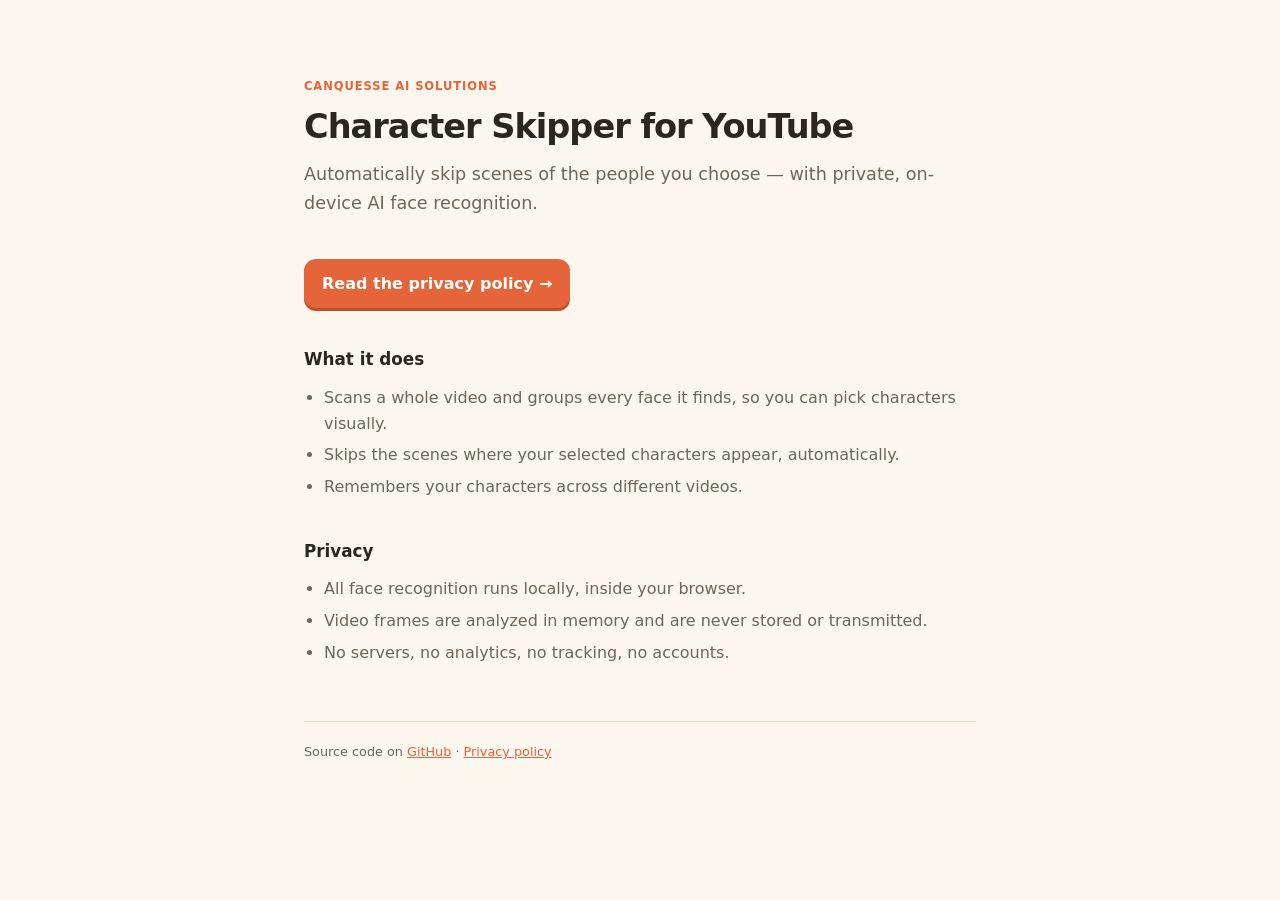
<file: docs/index.html>
<!DOCTYPE html>
<html lang="en">
<head>
<meta charset="UTF-8" />
<meta name="viewport" content="width=device-width, initial-scale=1.0" />
<title>Character Skipper for YouTube</title>
<style>
  :root{ --bg:#FBF6EE; --ink:#2C2620; --ink2:#6F6559; --accent:#E5643A; --line:#E7DDCC; }
  *{box-sizing:border-box;margin:0;padding:0}
  body{ background:var(--bg); color:var(--ink);
        font:16px/1.6 'Hanken Grotesk',system-ui,-apple-system,sans-serif;
        max-width:720px; margin:0 auto; padding:72px 24px 96px; }
  .badge{ display:inline-block; font-size:.72rem; font-weight:700; letter-spacing:.08em;
          text-transform:uppercase; color:var(--accent); margin-bottom:14px; }
  h1{ font-size:2.1rem; letter-spacing:-.03em; line-height:1.1; margin-bottom:14px; }
  .lede{ font-size:1.1rem; color:var(--ink2); margin-bottom:34px; }
  h2{ font-size:1.05rem; margin:38px 0 12px; }
  ul{ padding-left:20px; color:var(--ink2); }
  li{ margin:6px 0; }
  a{ color:var(--accent); }
  .cta{ display:inline-block; margin-top:8px; padding:12px 18px; border-radius:12px;
        background:var(--accent); color:#fff; font-weight:700; text-decoration:none;
        box-shadow:0 3px 0 #C24E28; }
  footer{ margin-top:56px; padding-top:20px; border-top:1px solid var(--line);
          font-size:.8rem; color:var(--ink2); }
</style>
</head>
<body>

<span class="badge">Canquesse AI Solutions</span>
<h1>Character Skipper for YouTube</h1>
<p class="lede">Automatically skip scenes of the people you choose — with private,
on-device AI face recognition.</p>

<a class="cta" href="privacy.html">Read the privacy policy →</a>

<h2>What it does</h2>
<ul>
  <li>Scans a whole video and groups every face it finds, so you can pick characters visually.</li>
  <li>Skips the scenes where your selected characters appear, automatically.</li>
  <li>Remembers your characters across different videos.</li>
</ul>

<h2>Privacy</h2>
<ul>
  <li>All face recognition runs locally, inside your browser.</li>
  <li>Video frames are analyzed in memory and are never stored or transmitted.</li>
  <li>No servers, no analytics, no tracking, no accounts.</li>
</ul>

<footer>
  Source code on <a href="https://github.com/canquesse/character-skipper">GitHub</a> ·
  <a href="privacy.html">Privacy policy</a>
</footer>

</body>
</html>
</file>
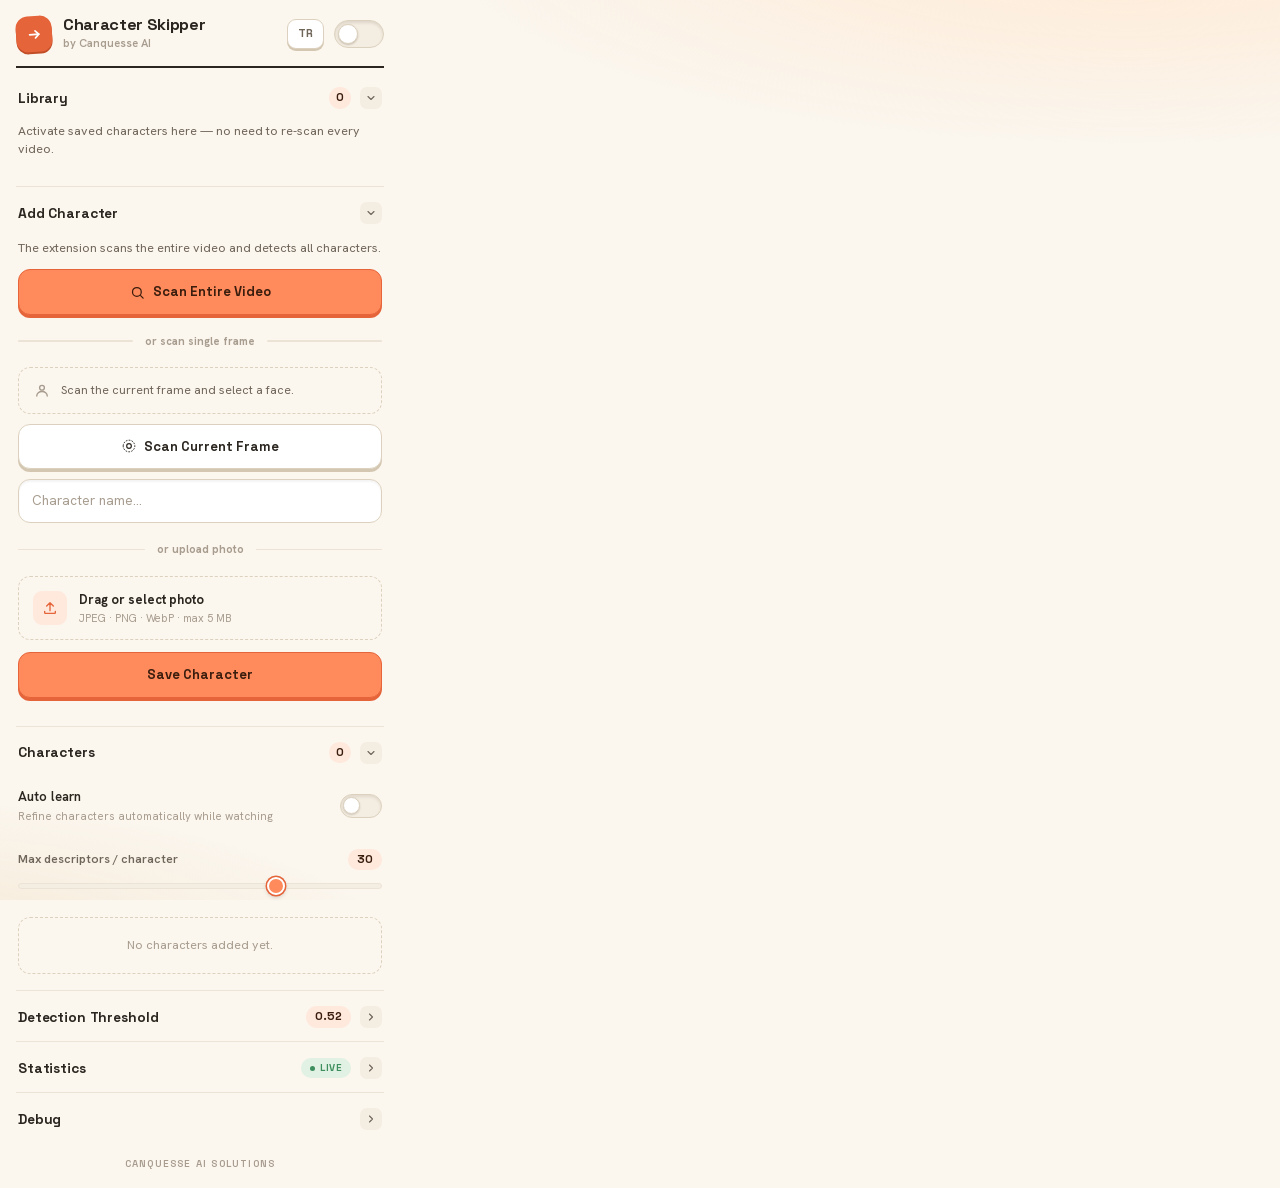
<file: popup.html>
<!DOCTYPE html>
<html lang="en">
<head>
  <meta charset="UTF-8" />
  <meta name="viewport" content="width=device-width, initial-scale=1.0" />
  <title>Character Skipper</title>
  <link rel="stylesheet" href="popup.css" />
</head>
<body>
<div class="app">

  <!-- ── ENGINE LOADING BAR ──────────────────────────────────────────────── -->
  <div id="engineLoadBar" class="engine-load-bar" style="display:none;">
    <div class="engine-load-progress-wrap">
      <div class="engine-load-progress-fill" id="engineLoadFill"></div>
    </div>
    <span class="engine-load-label" id="engineLoadLabel" data-i18n="engineLoading">Loading face recognition engine…</span>
  </div>

  <!-- ── HEADER ─────────────────────────────────────────────────────────── -->
  <header class="header">
    <div class="brand">
      <div class="brand-icon" aria-hidden="true">
        <svg width="17" height="17" viewBox="0 0 24 24" fill="none">
          <path d="M5 12h13" stroke="currentColor" stroke-width="2.4" stroke-linecap="round"/>
          <path d="M13 7l5 5-5 5" stroke="currentColor" stroke-width="2.4" stroke-linecap="round" stroke-linejoin="round"/>
        </svg>
      </div>
      <div class="brand-copy">
        <h1 class="brand-title">Character Skipper</h1>
        <p class="brand-sub" data-i18n="brandSub">by Canquesse AI</p>
      </div>
    </div>
    <div class="header-right">
      <button id="langToggleBtn" class="lang-btn" type="button">TR</button>
      <label class="power" aria-label="Enable extension">
        <input type="checkbox" id="extensionToggle" />
        <span class="power-track"><span class="power-knob"></span></span>
      </label>
    </div>
  </header>

  <!-- ── LIBRARY ────────────────────────────────────────────────────────── -->
  <section class="panel">
    <button id="libraryCollapseButton" class="panel-toggle" type="button" aria-expanded="true">
      <span class="panel-title" data-i18n="library">Library</span>
      <div class="panel-toggle-right">
        <span id="libraryCount" class="count-chip" aria-label="library count">0</span>
        <span id="libraryCollapseIcon" class="chevron" aria-hidden="true">
          <svg width="12" height="12" viewBox="0 0 24 24" fill="none"><path d="M6 9l6 6 6-6" stroke="currentColor" stroke-width="2.2" stroke-linecap="round" stroke-linejoin="round"/></svg>
        </span>
      </div>
    </button>
    <div id="libraryBody" class="panel-body">
      <p class="hint" data-i18n="libraryHint">
        Activate saved characters here — no need to re-scan every video.
      </p>
      <div id="libraryGrid" class="lib-grid" role="list" aria-label="Saved characters"></div>
    </div>
  </section>

  <!-- ── ADD CHARACTER ──────────────────────────────────────────────────── -->
  <section class="panel">
    <button id="addCharToggle" class="panel-toggle" type="button" aria-expanded="true">
      <span class="panel-title" data-i18n="addCharacter">Add Character</span>
      <div class="panel-toggle-right">
        <span class="chevron" aria-hidden="true">
          <svg width="12" height="12" viewBox="0 0 24 24" fill="none"><path d="M6 9l6 6 6-6" stroke="currentColor" stroke-width="2.2" stroke-linecap="round" stroke-linejoin="round"/></svg>
        </span>
      </div>
    </button>
    <div id="addCharBody" class="panel-body">

      <!-- Auto scan (primary) -->
      <div class="auto-scan-panel" id="autoScanPanel">

        <div id="autoScanIdle">
          <p class="hint" data-i18n="autoScanHint">
            The extension scans the entire video and detects all characters.
          </p>
          <button id="autoScanButton" class="btn btn-primary btn-block" type="button">
            <svg width="15" height="15" viewBox="0 0 24 24" fill="none" aria-hidden="true">
              <circle cx="11" cy="11" r="7" stroke="currentColor" stroke-width="2"/>
              <path d="M21 21l-4-4" stroke="currentColor" stroke-width="2" stroke-linecap="round"/>
            </svg>
            <span data-i18n="scanAll">Scan Entire Video</span>
          </button>
        </div>

        <div id="autoScanProgress" style="display:none;">
          <div class="scan-progress-row">
            <span class="btn-spinner" aria-hidden="true"></span>
            <span id="autoScanProgressText">Scanning…</span>
          </div>
          <div class="scan-progress-bar-wrap">
            <div class="scan-progress-bar" id="autoScanProgressBar" style="width:0%"></div>
          </div>
          <p class="hint hint--sm" data-i18n="scanProgressHint">Scan in progress — video will return to original position when done.</p>
        </div>

        <div id="autoScanResults" style="display:none;">
          <div class="auto-scan-header">
            <span id="autoScanResultCount" class="scan-count-badge">0</span>
            <span class="auto-scan-header-text" data-i18n="detectedSuffix"> detected — click one to skip</span>
            <button id="autoScanRetry" class="scan-clear-btn" type="button" title="Rescan" aria-label="Rescan">
              <svg width="14" height="14" viewBox="0 0 24 24" fill="none"><path d="M3 12a9 9 0 1 0 3-6.7L3 8" stroke="currentColor" stroke-width="2" stroke-linecap="round" stroke-linejoin="round"/><path d="M3 4v4h4" stroke="currentColor" stroke-width="2" stroke-linecap="round" stroke-linejoin="round"/></svg>
            </button>
          </div>
          <div id="autoScanGrid" class="scan-faces" role="list" aria-label="Detected characters"></div>
          <div id="autoScanSaveRow" class="save-row" style="display:none;">
            <select id="autoScanTargetSelect" class="text-field" aria-label="Save target"></select>
            <input
              id="autoScanNameInput"
              type="text"
              class="text-field"
              placeholder="Selected character's name…"
              data-i18n-placeholder="selectedCharName"
              maxlength="50"
              autocomplete="off"
            />
            <div id="autoScanMergeHint" class="merge-hint" style="display:none"></div>
            <button id="autoScanSaveButton" class="btn btn-primary btn-block" type="button" data-i18n="save">Save</button>
            <div id="autoScanSaveStatus" class="status-msg" aria-live="polite"></div>
          </div>
        </div>
      </div>

      <div class="or-divider">
        <span class="or-line"></span>
        <span class="or-text" data-i18n="orSingleFrame">or scan single frame</span>
        <span class="or-line"></span>
      </div>

      <!-- Single-frame scan (secondary) -->
      <div class="scan-panel" id="scanPanel">
        <div class="scan-faces" id="scanFaces" style="display:none"
             role="list" aria-label="Detected faces"></div>

        <div class="scan-empty" id="scanEmpty">
          <div class="scan-empty-icon" id="scanEmptyIcon" aria-hidden="true">
            <svg width="18" height="18" viewBox="0 0 24 24" fill="none"><circle cx="12" cy="9" r="3.2" stroke="currentColor" stroke-width="1.8"/><path d="M5 20c0-3.3 3.1-6 7-6s7 2.7 7 6" stroke="currentColor" stroke-width="1.8" stroke-linecap="round"/></svg>
          </div>
          <div class="scan-empty-text" id="scanEmptyText" data-i18n="scanCurrentFrameHint">
            Scan the current frame and select a face.
          </div>
        </div>

        <div class="scan-controls">
          <button id="scanVideoButton" class="btn btn-soft" type="button">
            <svg width="14" height="14" viewBox="0 0 24 24" fill="none" aria-hidden="true">
              <circle cx="12" cy="12" r="4" stroke="currentColor" stroke-width="2"/>
              <path d="M2 12C2 6.48 6.48 2 12 2s10 4.48 10 10-4.48 10-10 10S2 17.52 2 12z"
                stroke="currentColor" stroke-width="1.5" stroke-dasharray="3 2"/>
            </svg>
            <span id="scanBtnLabel" data-i18n="scanCurrentFrame">Scan Current Frame</span>
          </button>
          <div class="scan-count-row" id="scanCountRow" style="display:none">
            <span class="scan-count-badge" id="scanCountBadge">0</span>
            <span class="scan-count-label" data-i18n="selected">selected</span>
            <button id="clearScanButton" class="scan-clear-btn"
                    type="button" data-i18n="clearSelection" data-i18n-attr="aria-label" aria-label="Clear selection">✕</button>
          </div>
        </div>

        <input
          id="characterNameInput"
          type="text"
          class="text-field"
          placeholder="Character name…"
          data-i18n-placeholder="characterName"
          maxlength="50"
          autocomplete="off"
        />
      </div>

      <div class="or-divider">
        <span class="or-line"></span>
        <span class="or-text" data-i18n="orUploadPhoto">or upload photo</span>
        <span class="or-line"></span>
      </div>

      <!-- Upload photos (tertiary) -->
      <label class="drop-zone" for="characterImagesInput">
        <input
          id="characterImagesInput"
          type="file"
          accept="image/jpeg,image/png,image/webp"
          multiple
          class="drop-input"
        />
        <div class="drop-icon" aria-hidden="true">
          <svg width="16" height="16" viewBox="0 0 24 24" fill="none"><path d="M12 16V4m0 0L7 9m5-5l5 5" stroke="currentColor" stroke-width="2" stroke-linecap="round" stroke-linejoin="round"/><path d="M4 17v2a1 1 0 0 0 1 1h14a1 1 0 0 0 1-1v-2" stroke="currentColor" stroke-width="2" stroke-linecap="round"/></svg>
        </div>
        <div class="drop-body">
          <div class="drop-text" data-i18n="dragOrSelect">Drag or select photo</div>
          <div class="drop-hint" data-i18n="maxFileSize">JPEG · PNG · WebP · max 5 MB</div>
        </div>
      </label>

      <button id="addCharacterButton" class="btn btn-primary btn-block" type="button" data-i18n="saveCharacter">
        Save Character
      </button>

      <div id="addCharacterStatus" class="status-msg" aria-live="polite"></div>
    </div>
  </section>

  <!-- ── CHARACTERS (fine control) ──────────────────────────────────────── -->
  <section class="panel">
    <button id="charactersCollapseButton" class="panel-toggle" type="button" aria-expanded="true">
      <span class="panel-title" data-i18n="characters">Characters</span>
      <div class="panel-toggle-right">
        <span id="characterCount" class="count-chip" aria-label="character count">0</span>
        <span id="charactersCollapseIcon" class="chevron" aria-hidden="true">
          <svg width="12" height="12" viewBox="0 0 24 24" fill="none"><path d="M6 9l6 6 6-6" stroke="currentColor" stroke-width="2.2" stroke-linecap="round" stroke-linejoin="round"/></svg>
        </span>
      </div>
    </button>
    <div id="charactersSectionBody" class="panel-body">
      <label class="toggle-row" for="autoLearnToggle">
        <span class="toggle-copy">
          <span class="toggle-label" data-i18n="autoLearn">Auto learn</span>
          <span class="toggle-desc" data-i18n="autoLearnDesc">Refine characters automatically while watching</span>
        </span>
        <span class="toggle">
          <input type="checkbox" id="autoLearnToggle" />
          <span class="toggle-track"></span>
        </span>
      </label>

      <div class="sub-section">
        <div class="slider-head">
          <span class="slider-label" data-i18n="maxDescriptors">Max descriptors / character</span>
          <span id="maxDescriptorsValue" class="value-chip" aria-live="polite">30</span>
        </div>
        <input
          id="maxDescriptorsInput"
          type="range"
          class="slider"
          min="4"
          max="40"
          step="1"
          value="30"
          aria-label="Max descriptors per character"
        />
      </div>

      <div id="characterList" class="char-list" role="list">
        <div class="empty-msg" data-i18n="noCharacters">No characters added yet.</div>
      </div>
    </div>
  </section>

  <!-- ── DETECTION THRESHOLD ────────────────────────────────────────────── -->
  <section class="panel">
    <button id="thresholdToggle" class="panel-toggle" type="button" aria-expanded="false">
      <span class="panel-title" data-i18n="detectionThreshold">Detection Threshold</span>
      <div class="panel-toggle-right">
        <span id="thresholdValue" class="value-chip" aria-live="polite">0.52</span>
        <span class="chevron" aria-hidden="true">
          <svg width="12" height="12" viewBox="0 0 24 24" fill="none"><path d="M6 9l6 6 6-6" stroke="currentColor" stroke-width="2.2" stroke-linecap="round" stroke-linejoin="round"/></svg>
        </span>
      </div>
    </button>
    <div id="thresholdBody" class="panel-body" style="display:none;">
      <input
        id="thresholdInput"
        type="range"
        class="slider"
        min="0.20"
        max="0.80"
        step="0.01"
        value="0.52"
        aria-label="Detection threshold"
      />
      <p class="hint" data-i18n="thresholdHint">Lower = more aggressive match · Higher = stricter match</p>
    </div>
  </section>

  <!-- ── STATISTICS ─────────────────────────────────────────────────────── -->
  <section class="panel">
    <button id="statsToggle" class="panel-toggle" type="button" aria-expanded="false">
      <span class="panel-title" data-i18n="stats">Statistics</span>
      <div class="panel-toggle-right">
        <span class="live-badge">Live</span>
        <span class="chevron" aria-hidden="true">
          <svg width="12" height="12" viewBox="0 0 24 24" fill="none"><path d="M6 9l6 6 6-6" stroke="currentColor" stroke-width="2.2" stroke-linecap="round" stroke-linejoin="round"/></svg>
        </span>
      </div>
    </button>
    <div id="statsBody" class="panel-body" style="display:none;">
      <div class="stat-grid">
        <div class="stat-cell">
          <div class="stat-num" id="statsTotalDetections">0</div>
          <div class="stat-lbl" data-i18n="detections">Detections</div>
        </div>
        <div class="stat-cell">
          <div class="stat-num" id="statsTotalSkips">0</div>
          <div class="stat-lbl" data-i18n="skips">Skips</div>
        </div>
        <div class="stat-cell">
          <div class="stat-num" id="statsTotalSkippedSeconds">0s</div>
          <div class="stat-lbl" data-i18n="timeSaved">Time saved</div>
        </div>
        <div class="stat-cell">
          <div class="stat-num" id="statsLastScore">—</div>
          <div class="stat-lbl" data-i18n="score">Score</div>
        </div>
      </div>

      <div class="detail-row">
        <span class="detail-key" data-i18n="lastDetected">Last detected</span>
        <span id="statsLastDetected" class="detail-val">—</span>
      </div>
      <div class="detail-row">
        <span class="detail-key" data-i18n="detectionTime">Detection time</span>
        <span id="statsLastDetectionAt" class="detail-val">—</span>
      </div>

      <button id="resetStatsButton" class="btn btn-danger-ghost btn-block" type="button" data-i18n="reset">
        Reset
      </button>
    </div>
  </section>

  <!-- ── DEBUG ──────────────────────────────────────────────────────────── -->
  <section class="panel">
    <button id="debugToggle" class="panel-toggle" type="button" aria-expanded="false">
      <span class="panel-title">Debug</span>
      <div class="panel-toggle-right">
        <span class="chevron" aria-hidden="true">
          <svg width="12" height="12" viewBox="0 0 24 24" fill="none"><path d="M6 9l6 6 6-6" stroke="currentColor" stroke-width="2.2" stroke-linecap="round" stroke-linejoin="round"/></svg>
        </span>
      </div>
    </button>
    <div id="debugBody" class="panel-body" style="display:none;">
      <label class="toggle-row" for="debugOverlayToggle">
        <span class="toggle-copy"><span class="toggle-label">Debug overlay</span></span>
        <span class="toggle">
          <input type="checkbox" id="debugOverlayToggle" />
          <span class="toggle-track"></span>
        </span>
      </label>

      <label class="toggle-row" for="debugBoxesToggle">
        <span class="toggle-copy"><span class="toggle-label">Debug boxes</span></span>
        <span class="toggle">
          <input type="checkbox" id="debugBoxesToggle" />
          <span class="toggle-track"></span>
        </span>
      </label>

      <button id="refreshDebugButton" class="btn btn-soft btn-block" type="button" data-i18n="debugRefresh">
        Refresh Debug
      </button>

      <div class="debug-panel" role="status" aria-label="Runtime debug info">
        <div class="debug-row"><span>Mode</span><span id="runtimeMode">—</span></div>
        <div class="debug-row"><span>Detected</span><span id="runtimeDetected">—</span></div>
        <div class="debug-row"><span>Score</span><span id="runtimeScore">—</span></div>
        <div class="debug-row"><span>Faces</span><span id="runtimeFaces">0</span></div>
        <div class="debug-row"><span>Detect ms</span><span id="runtimeDetectMs">0</span></div>
        <div class="debug-row"><span>Video time</span><span id="runtimeVideoTime">0.00s</span></div>
      </div>
    </div>
  </section>

  <footer class="colophon">
    <span class="colophon-text">Canquesse AI Solutions</span>
  </footer>

  <!-- ── SCAN GALLERY OVERLAY ──────────────────────────────────────────── -->
  <div id="scanGalleryOverlay" class="scan-gallery-overlay" style="display:none;"
       role="dialog" aria-modal="true" data-i18n="characterPhotos" data-i18n-attr="aria-label" aria-label="Character photos">
    <div class="scan-gallery-header">
      <span id="scanGalleryTitle" class="scan-gallery-title"></span>
      <button id="scanGalleryClose" class="scan-gallery-close" type="button" data-i18n="close" data-i18n-attr="aria-label" aria-label="Close">✕</button>
    </div>
    <div id="scanGalleryGrid" class="scan-gallery-grid" role="list"></div>
    <div class="scan-gallery-footer">
      <button id="scanGalleryToggleSelect" class="btn btn-primary btn-block" type="button" data-i18n="select">Select</button>
    </div>
  </div>

</div>

<div id="toast-container" class="toast-container" aria-live="polite" aria-atomic="false"></div>

<script src="storage.js"></script>
<script src="popup.js"></script>
</body>
</html>
</file>
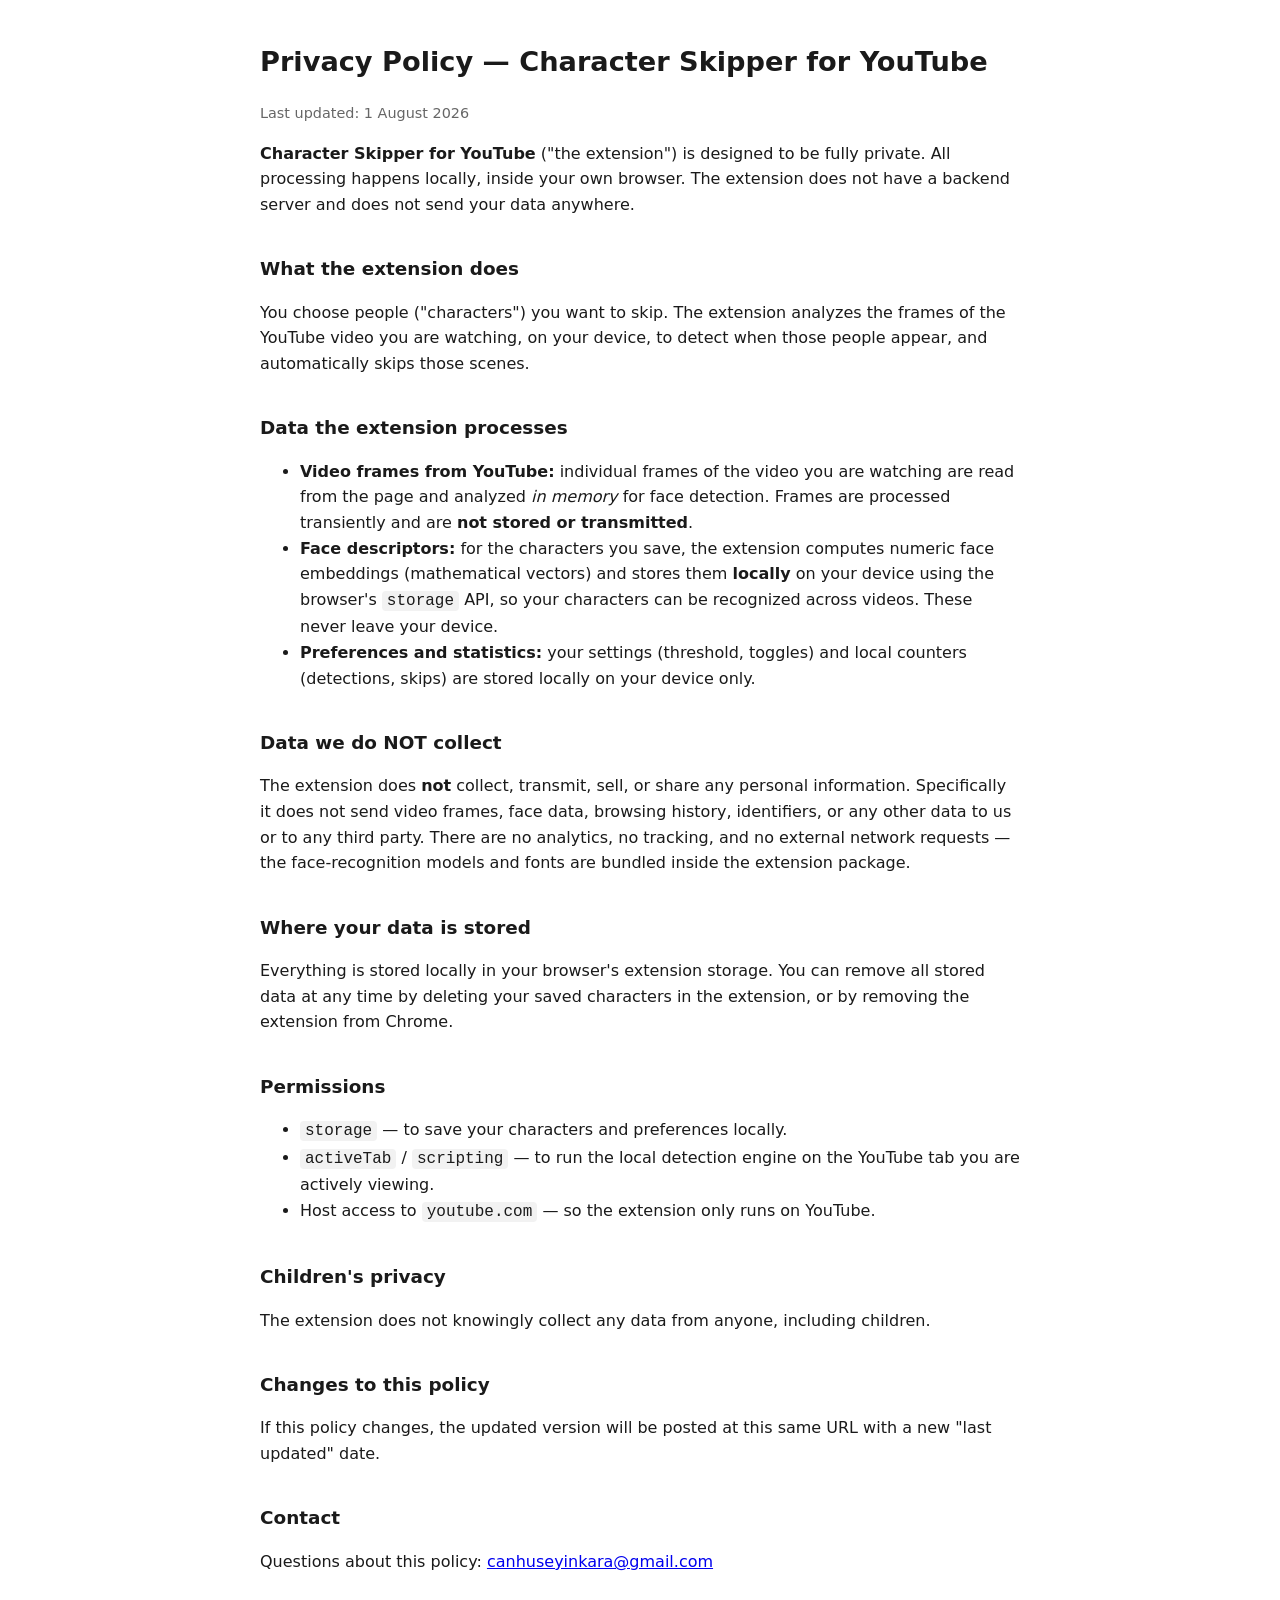
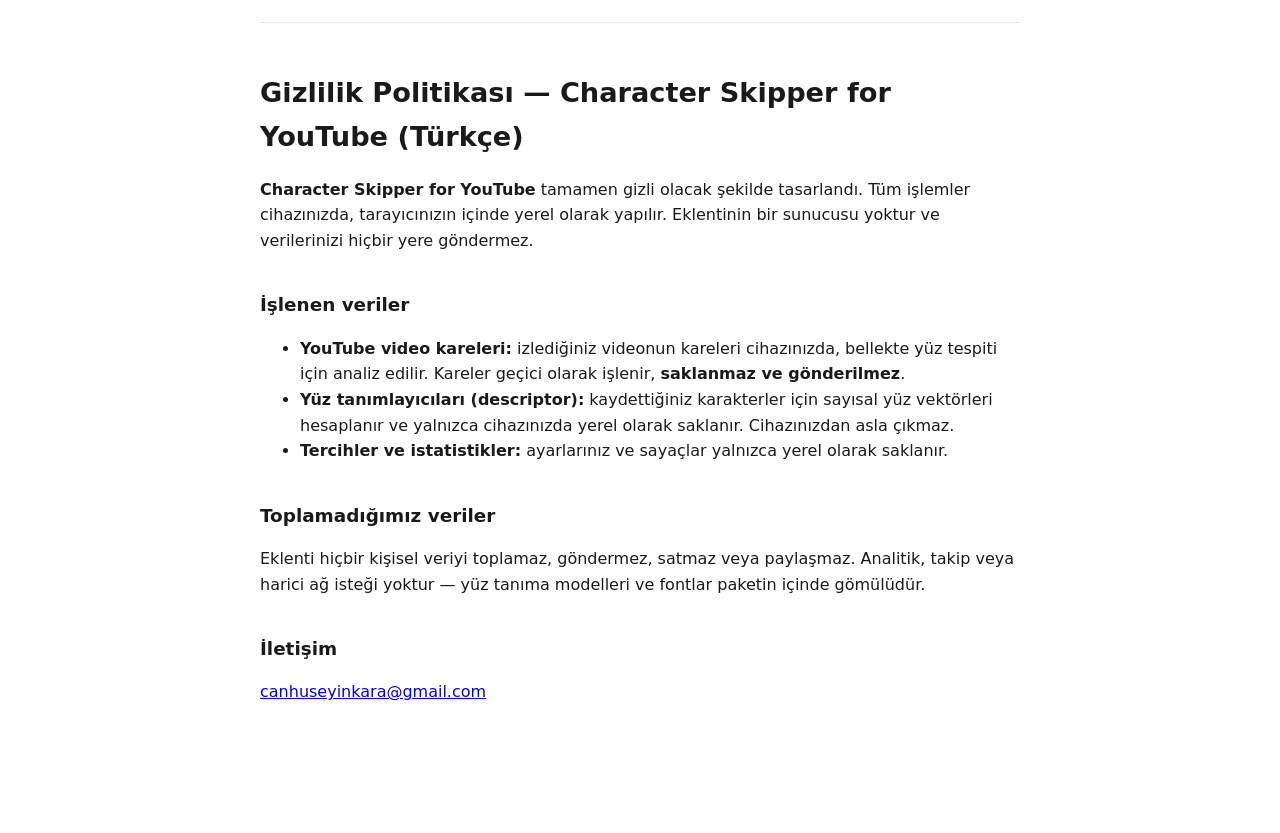
<file: docs/privacy.html>
<!DOCTYPE html>
<html lang="en">
<head>
<meta charset="UTF-8" />
<meta name="viewport" content="width=device-width, initial-scale=1.0" />
<title>Privacy Policy — Character Skipper for YouTube</title>
<style>
  body { max-width: 760px; margin: 40px auto; padding: 0 20px 80px;
         font: 16px/1.6 system-ui, -apple-system, sans-serif; color: #1a1a1a; }
  h1 { font-size: 1.7rem; } h2 { font-size: 1.15rem; margin-top: 2em; }
  code { background: #f2f2f2; padding: 1px 5px; border-radius: 4px; }
  .muted { color: #666; font-size: 0.9rem; }
  hr { border: none; border-top: 1px solid #e5e5e5; margin: 3em 0; }
</style>
</head>
<body>

<h1>Privacy Policy — Character Skipper for YouTube</h1>
<p class="muted">Last updated: 1 August 2026</p>

<p><strong>Character Skipper for YouTube</strong> ("the extension") is designed to be
fully private. All processing happens locally, inside your own browser. The extension
does not have a backend server and does not send your data anywhere.</p>

<h2>What the extension does</h2>
<p>You choose people ("characters") you want to skip. The extension analyzes the frames
of the YouTube video you are watching, on your device, to detect when those people
appear, and automatically skips those scenes.</p>

<h2>Data the extension processes</h2>
<ul>
  <li><strong>Video frames from YouTube:</strong> individual frames of the video you are
  watching are read from the page and analyzed <em>in memory</em> for face detection.
  Frames are processed transiently and are <strong>not stored or transmitted</strong>.</li>
  <li><strong>Face descriptors:</strong> for the characters you save, the extension
  computes numeric face embeddings (mathematical vectors) and stores them
  <strong>locally</strong> on your device using the browser's <code>storage</code> API,
  so your characters can be recognized across videos. These never leave your device.</li>
  <li><strong>Preferences and statistics:</strong> your settings (threshold, toggles) and
  local counters (detections, skips) are stored locally on your device only.</li>
</ul>

<h2>Data we do NOT collect</h2>
<p>The extension does <strong>not</strong> collect, transmit, sell, or share any personal
information. Specifically it does not send video frames, face data, browsing history,
identifiers, or any other data to us or to any third party. There are no analytics, no
tracking, and no external network requests — the face-recognition models and fonts are
bundled inside the extension package.</p>

<h2>Where your data is stored</h2>
<p>Everything is stored locally in your browser's extension storage. You can remove all
stored data at any time by deleting your saved characters in the extension, or by
removing the extension from Chrome.</p>

<h2>Permissions</h2>
<ul>
  <li><code>storage</code> — to save your characters and preferences locally.</li>
  <li><code>activeTab</code> / <code>scripting</code> — to run the local detection engine
  on the YouTube tab you are actively viewing.</li>
  <li>Host access to <code>youtube.com</code> — so the extension only runs on YouTube.</li>
</ul>

<h2>Children's privacy</h2>
<p>The extension does not knowingly collect any data from anyone, including children.</p>

<h2>Changes to this policy</h2>
<p>If this policy changes, the updated version will be posted at this same URL with a new
"last updated" date.</p>

<h2>Contact</h2>
<p>Questions about this policy: <a href="mailto:canhuseyinkara@gmail.com">canhuseyinkara@gmail.com</a></p>

<hr />

<h1>Gizlilik Politikası — Character Skipper for YouTube (Türkçe)</h1>
<p><strong>Character Skipper for YouTube</strong> tamamen gizli olacak şekilde tasarlandı.
Tüm işlemler cihazınızda, tarayıcınızın içinde yerel olarak yapılır. Eklentinin bir sunucusu
yoktur ve verilerinizi hiçbir yere göndermez.</p>

<h2>İşlenen veriler</h2>
<ul>
  <li><strong>YouTube video kareleri:</strong> izlediğiniz videonun kareleri cihazınızda,
  bellekte yüz tespiti için analiz edilir. Kareler geçici olarak işlenir,
  <strong>saklanmaz ve gönderilmez</strong>.</li>
  <li><strong>Yüz tanımlayıcıları (descriptor):</strong> kaydettiğiniz karakterler için
  sayısal yüz vektörleri hesaplanır ve yalnızca cihazınızda yerel olarak saklanır.
  Cihazınızdan asla çıkmaz.</li>
  <li><strong>Tercihler ve istatistikler:</strong> ayarlarınız ve sayaçlar yalnızca yerel
  olarak saklanır.</li>
</ul>

<h2>Toplamadığımız veriler</h2>
<p>Eklenti hiçbir kişisel veriyi toplamaz, göndermez, satmaz veya paylaşmaz. Analitik,
takip veya harici ağ isteği yoktur — yüz tanıma modelleri ve fontlar paketin içinde gömülüdür.</p>

<h2>İletişim</h2>
<p><a href="mailto:canhuseyinkara@gmail.com">canhuseyinkara@gmail.com</a></p>

</body>
</html>
</file>
<file: popup.css>
/* ============================================================================
   CHARACTER SKIPPER — a Canquesse AI Solutions product
   UI system: "SUNLIT STUDIO"
   Warm cream paper · espresso ink · one coral-tangerine accent · tactile,
   pressable controls with a bottom edge · Space Grotesk numerals.
   Bright, friendly and hand-crafted — the opposite of dark-AI-gradient soup.
   ========================================================================== */

/* Fonts are bundled locally (libs/fonts/) — nothing is fetched from Google's
   servers, so the "everything runs locally, nothing is transmitted" promise
   holds even for typography. See libs/fonts.css. */
@import url('libs/fonts.css');

/* ── Tokens ────────────────────────────────────────────────────────────── */
:root {
  /* warm paper ground */
  --bg:        #FBF6EE;
  --surface:   #FFFFFF;
  --surface-2: #F4EDE1;   /* warm fill / inputs */
  --surface-3: #EBE2D2;   /* pressed */

  /* espresso ink */
  --ink:       #2C2620;
  --ink-2:     #6F6559;
  --ink-3:     #A79C8E;

  /* hairlines & edges */
  --line:      #EBE3D5;
  --line-2:    #DCD1BE;
  --edge:      #D4C7B1;   /* the tactile bottom edge of controls */

  /* coral-tangerine accent (actions) */
  --accent:      #FF8A5C;
  --accent-deep: #E5643A;
  --accent-ink:  #3A1D0D;
  --accent-soft: #FFE8DC;

  /* semantic green (only for "active / on") */
  --on:       #3E8E5E;
  --on-soft:  #E1F1E4;

  --danger:      #D6503C;
  --danger-soft: #FBE3DE;

  --display: 'Space Grotesk', system-ui, sans-serif;
  --body:    'Hanken Grotesk', system-ui, sans-serif;

  --r:    16px;
  --r-sm: 12px;
  --r-xs: 9px;

  --ease: cubic-bezier(0.22, 1, 0.36, 1);
  --dur:  0.18s;

  --shadow: 0 6px 20px -10px rgba(64, 48, 32, 0.18);
  color-scheme: light;
}

/* ── Reset / ground ────────────────────────────────────────────────────── */
*, *::before, *::after { box-sizing: border-box; margin: 0; padding: 0; min-width: 0; }

body {
  width: 400px;
  background: var(--bg);
  color: var(--ink);
  font-family: var(--body);
  font-size: 13.5px;
  line-height: 1.5;
  -webkit-font-smoothing: antialiased;
  text-rendering: optimizeLegibility;
  position: relative;
  overflow-x: hidden;
}

/* two soft daylight washes — warm, airy, never a "glow" */
body::before {
  content: '';
  position: fixed; inset: 0;
  pointer-events: none; z-index: 0;
  background:
    radial-gradient(90% 40% at 88% -8%, #FFE9D3 0%, transparent 60%),
    radial-gradient(70% 32% at -10% 108%, #F4E7D2 0%, transparent 60%);
}

button { font: inherit; color: inherit; background: none; border: none; cursor: pointer; }
img, svg { display: block; }
input, select { font: inherit; }

::selection { background: var(--accent); color: #fff; }

::-webkit-scrollbar { width: 9px; }
::-webkit-scrollbar-track { background: transparent; }
::-webkit-scrollbar-thumb {
  background: var(--line-2);
  border: 2px solid var(--bg); background-clip: padding-box;
  border-radius: 999px;
}
::-webkit-scrollbar-thumb:hover { background: var(--ink-3); background-clip: padding-box; }

:focus-visible { outline: 2px solid var(--accent-deep); outline-offset: 2px; border-radius: 6px; }

.app { position: relative; z-index: 1; padding: 0 16px 12px; }

/* ── Engine load bar ───────────────────────────────────────────────────── */
.engine-load-bar { padding: 12px 0 2px; }
.engine-load-progress-wrap {
  height: 5px; background: var(--surface-2);
  border-radius: 999px; overflow: hidden; margin-bottom: 7px;
  border: 1px solid var(--line);
}
.engine-load-progress-fill {
  height: 100%; width: 34%;
  background: var(--accent);
  border-radius: 999px;
  animation: load-sweep 1.3s var(--ease) infinite;
}
@keyframes load-sweep {
  0%   { transform: translateX(-120%); }
  100% { transform: translateX(360%); }
}
.engine-load-label { font-size: 0.72rem; font-weight: 600; color: var(--ink-2); }

/* ── Header ────────────────────────────────────────────────────────────── */
.header {
  display: flex; align-items: center; justify-content: space-between;
  gap: 12px;
  padding: 16px 0 14px;
  border-bottom: 2px solid var(--ink);
  margin-bottom: 4px;
}
.brand { display: flex; align-items: center; gap: 11px; min-width: 0; }
.brand-icon {
  width: 36px; height: 36px; flex: 0 0 auto;
  display: grid; place-items: center;
  color: #fff;
  background: var(--accent-deep);
  border-radius: 12px;
  transform: rotate(-4deg);
  box-shadow: 0 2px 0 #C24E28;
}
.brand-copy { min-width: 0; }
.brand-title {
  font-family: var(--display);
  font-weight: 700; font-size: 1.02rem; line-height: 1.1;
  letter-spacing: -0.02em;
  white-space: nowrap;
}
.brand-sub {
  font-size: 0.7rem; font-weight: 600;
  color: var(--ink-3);
  margin-top: 1px;
  white-space: nowrap; overflow: hidden; text-overflow: ellipsis;
}

.header-right { display: inline-flex; align-items: center; gap: 10px; flex: 0 0 auto; }
.lang-btn {
  font-family: var(--display);
  font-size: 0.72rem; font-weight: 700; line-height: 1;
  color: var(--ink-2);
  padding: 8px 10px;
  background: var(--surface);
  border: 1.5px solid var(--line-2);
  border-radius: var(--r-xs);
  box-shadow: 0 2px 0 var(--edge);
  transition: color var(--dur) var(--ease), border-color var(--dur) var(--ease),
              transform var(--dur) var(--ease), box-shadow var(--dur) var(--ease);
}
.lang-btn:hover { color: var(--ink); border-color: var(--ink-3); }
.lang-btn:active { transform: translateY(2px); box-shadow: 0 0 0 var(--edge); }

/* master power — a real switch you can feel */
.power { position: relative; display: inline-block; cursor: pointer; }
.power input { position: absolute; opacity: 0; inset: 0; cursor: pointer; }
.power-track {
  display: flex; align-items: center;
  width: 50px; height: 28px;
  padding: 3px;
  border-radius: 999px;
  background: var(--surface-2);
  border: 1.5px solid var(--line-2);
  box-shadow: inset 0 2px 3px rgba(64, 48, 32, 0.12);
  transition: background var(--dur) var(--ease), border-color var(--dur) var(--ease);
}
.power-knob {
  width: 20px; height: 20px; border-radius: 50%;
  background: #fff;
  border: 1.5px solid var(--line-2);
  box-shadow: 0 1px 2px rgba(64, 48, 32, 0.25);
  transition: transform var(--dur) var(--ease), border-color var(--dur) var(--ease);
}
.power input:checked + .power-track {
  background: var(--on);
  border-color: var(--on);
}
.power input:checked + .power-track .power-knob {
  transform: translateX(22px);
  border-color: #fff;
}
.power input:focus-visible + .power-track { outline: 2px solid var(--accent-deep); outline-offset: 2px; }

/* ── Panels ────────────────────────────────────────────────────────────── */
.panel { border-bottom: 1.5px solid var(--line); }
.panel:last-of-type { border-bottom: none; }
.panel-toggle {
  width: 100%;
  display: flex; align-items: center; gap: 10px;
  padding: 15px 2px 13px;
  text-align: left;
}
.panel-title {
  font-family: var(--display);
  font-size: 0.86rem; font-weight: 700;
  letter-spacing: -0.01em;
  color: var(--ink);
  text-transform: none;
}
.panel-toggle-right {
  margin-left: auto;
  display: inline-flex; align-items: center; gap: 9px;
}
.chevron {
  display: grid; place-items: center;
  width: 22px; height: 22px;
  color: var(--ink-2);
  background: var(--surface-2);
  border-radius: 7px;
  transition: transform var(--dur) var(--ease), background var(--dur) var(--ease);
}
.panel-toggle[aria-expanded="false"] .chevron { transform: rotate(-90deg); }
.panel-toggle:hover .chevron { background: var(--surface-3); }
.panel-body { padding: 0 2px 16px; }

/* chips & badges */
.count-chip {
  font-family: var(--display);
  font-size: 0.7rem; font-weight: 700; line-height: 1;
  min-width: 22px; text-align: center;
  padding: 5px 7px;
  color: var(--accent-ink);
  background: var(--accent-soft);
  border-radius: 999px;
}
.value-chip {
  font-family: var(--display);
  font-size: 0.72rem; font-weight: 700; line-height: 1;
  font-variant-numeric: tabular-nums;
  padding: 5px 9px;
  color: var(--accent-ink);
  background: var(--accent-soft);
  border-radius: 999px;
}
.live-badge {
  font-family: var(--display);
  font-size: 0.62rem; font-weight: 700; line-height: 1;
  letter-spacing: 0.05em; text-transform: uppercase;
  display: inline-flex; align-items: center; gap: 5px;
  padding: 5px 9px;
  color: var(--on);
  background: var(--on-soft);
  border-radius: 999px;
}
.live-badge::before {
  content: ''; width: 5px; height: 5px; border-radius: 50%;
  background: var(--on);
  animation: blink 2s var(--ease) infinite;
}
@keyframes blink { 50% { opacity: 0.35; } }

.hint { font-size: 0.78rem; color: var(--ink-2); margin-bottom: 12px; line-height: 1.45; }
.hint--sm { font-size: 0.72rem; margin-top: 8px; margin-bottom: 0; }

/* ── Buttons — pressable, with a real edge ─────────────────────────────── */
.btn {
  display: inline-flex; align-items: center; justify-content: center; gap: 8px;
  font-family: var(--display);
  font-size: 0.82rem; font-weight: 700;
  letter-spacing: 0;
  padding: 12px 16px;
  border-radius: var(--r-sm);
  border: 1.5px solid transparent;
  transition: transform var(--dur) var(--ease), background var(--dur) var(--ease),
              color var(--dur) var(--ease), border-color var(--dur) var(--ease),
              box-shadow var(--dur) var(--ease);
}
.btn:disabled { opacity: 0.5; cursor: not-allowed; }
.btn-block { width: 100%; }

.btn-primary {
  color: var(--accent-ink);
  background: var(--accent);
  border-color: var(--accent-deep);
  box-shadow: 0 3px 0 var(--accent-deep);
}
.btn-primary:hover:not(:disabled) { background: #FF9A72; }
.btn-primary:active:not(:disabled) { transform: translateY(3px); box-shadow: 0 0 0 var(--accent-deep); }

.btn-soft, .btn-ghost {
  color: var(--ink);
  background: var(--surface);
  border-color: var(--line-2);
  box-shadow: 0 3px 0 var(--edge);
}
.btn-soft:hover:not(:disabled), .btn-ghost:hover:not(:disabled) { border-color: var(--ink-3); }
.btn-soft:active:not(:disabled), .btn-ghost:active:not(:disabled) { transform: translateY(3px); box-shadow: 0 0 0 var(--edge); }

.btn-danger-ghost {
  color: var(--danger);
  background: var(--surface);
  border-color: var(--danger-soft);
  box-shadow: 0 3px 0 var(--danger-soft);
}
.btn-danger-ghost:hover:not(:disabled) { background: var(--danger-soft); border-color: var(--danger); }
.btn-danger-ghost:active:not(:disabled) { transform: translateY(3px); box-shadow: none; }

.btn-sm {
  font-size: 0.72rem; font-weight: 700;
  padding: 8px 11px;
  border-radius: var(--r-xs);
  color: var(--ink-2);
  background: var(--surface);
  border: 1.5px solid var(--line-2);
  box-shadow: 0 2px 0 var(--edge);
}
.btn-sm:hover:not(:disabled) { color: var(--ink); border-color: var(--ink-3); }
.btn-sm:active:not(:disabled) { transform: translateY(2px); box-shadow: none; }
.btn-danger, .btn-sm.btn-danger {
  color: var(--danger);
  background: var(--danger-soft);
  border-color: transparent;
  box-shadow: 0 2px 0 #EAC3BB;
}
.btn-danger:hover:not(:disabled) { background: #F6D5CE; }

.btn-spinner {
  width: 13px; height: 13px; flex: 0 0 auto;
  border: 2px solid color-mix(in srgb, currentColor 25%, transparent);
  border-top-color: currentColor;
  border-radius: 50%;
  display: inline-block;
  animation: spin 0.75s linear infinite;
}
@keyframes spin { to { transform: rotate(360deg); } }

/* ── Fields ────────────────────────────────────────────────────────────── */
.text-field {
  width: 100%;
  font-size: 0.84rem;
  color: var(--ink);
  background: var(--surface);
  border: 1.5px solid var(--line-2);
  border-radius: var(--r-sm);
  padding: 11px 13px;
  box-shadow: inset 0 2px 2px rgba(64, 48, 32, 0.05);
  transition: border-color var(--dur) var(--ease), box-shadow var(--dur) var(--ease);
}
.text-field::placeholder { color: var(--ink-3); }
.text-field:focus {
  outline: none;
  border-color: var(--accent-deep);
  box-shadow: inset 0 2px 2px rgba(64, 48, 32, 0.05), 0 0 0 3px var(--accent-soft);
}
select.text-field {
  appearance: none; cursor: pointer;
  background-image:
    linear-gradient(45deg, transparent 50%, var(--ink-2) 50%),
    linear-gradient(135deg, var(--ink-2) 50%, transparent 50%);
  background-position: calc(100% - 17px) 52%, calc(100% - 12px) 52%;
  background-size: 5px 5px;
  background-repeat: no-repeat;
}
select.text-field option { background: var(--surface); color: var(--ink); }

/* slider — warm rail, chunky friendly knob */
.slider {
  width: 100%;
  appearance: none; -webkit-appearance: none;
  height: 24px;
  background: transparent;
  cursor: pointer;
}
.slider::-webkit-slider-runnable-track {
  height: 6px; border-radius: 999px;
  background: var(--surface-2);
  border: 1px solid var(--line);
}
.slider::-webkit-slider-thumb {
  -webkit-appearance: none;
  width: 18px; height: 18px;
  margin-top: -7px;
  border-radius: 50%;
  background: var(--accent);
  border: 2.5px solid #fff;
  box-shadow: 0 0 0 1.5px var(--accent-deep), 0 2px 4px rgba(64,48,32,0.25);
  transition: transform var(--dur) var(--ease);
}
.slider::-webkit-slider-thumb:hover { transform: scale(1.1); }

.slider-head {
  display: flex; align-items: center; justify-content: space-between;
  margin-bottom: 4px;
}
.slider-label { font-size: 0.76rem; font-weight: 600; color: var(--ink-2); }
.sub-section { margin: 14px 0; }

/* toggle rows */
.toggle-row {
  display: flex; align-items: center; justify-content: space-between; gap: 12px;
  padding: 10px 0;
  cursor: pointer;
}
.toggle-copy { display: flex; flex-direction: column; gap: 1px; min-width: 0; }
.toggle-label { font-size: 0.84rem; font-weight: 600; color: var(--ink); }
.toggle-desc { font-size: 0.7rem; color: var(--ink-3); }
.toggle { position: relative; display: inline-block; flex: 0 0 auto; }
.toggle input { position: absolute; opacity: 0; inset: 0; cursor: pointer; }
.toggle-track {
  display: block; width: 42px; height: 24px;
  border-radius: 999px;
  background: var(--surface-2);
  border: 1.5px solid var(--line-2);
  box-shadow: inset 0 2px 3px rgba(64,48,32,0.1);
  position: relative;
  transition: background var(--dur) var(--ease), border-color var(--dur) var(--ease);
}
.toggle-track::after {
  content: '';
  position: absolute; top: 2px; left: 2px;
  width: 17px; height: 17px; border-radius: 50%;
  background: #fff;
  border: 1.5px solid var(--line-2);
  box-shadow: 0 1px 2px rgba(64,48,32,0.2);
  transition: transform var(--dur) var(--ease), border-color var(--dur) var(--ease);
}
.toggle input:checked + .toggle-track { background: var(--on); border-color: var(--on); }
.toggle input:checked + .toggle-track::after { transform: translateX(18px); border-color: #fff; }
.toggle input:focus-visible + .toggle-track { outline: 2px solid var(--accent-deep); outline-offset: 2px; }

/* ── Library — a warm shelf of people ──────────────────────────────────── */
.lib-grid {
  display: grid;
  grid-template-columns: repeat(4, minmax(0, 1fr));  /* minmax(0,·) kills the
    min-content blowout long names caused — nothing overflows anymore */
  gap: 8px;
}
.lib-card {
  position: relative;
  display: flex; flex-direction: column; align-items: center; gap: 6px;
  min-width: 0;
  padding: 11px 5px 9px;
  border-radius: var(--r-sm);
  background: var(--surface);
  border: 1.5px solid var(--line);
  box-shadow: 0 2px 0 var(--line);
  cursor: pointer;
  transition: transform var(--dur) var(--ease), border-color var(--dur) var(--ease),
              box-shadow var(--dur) var(--ease);
}
.lib-card:hover { transform: translateY(-2px); border-color: var(--line-2); box-shadow: 0 4px 0 var(--line); }
.lib-card:active { transform: translateY(1px); box-shadow: 0 1px 0 var(--line); }
.lib-card--off { background: transparent; box-shadow: none; }
.lib-card--off .lib-card-name { color: var(--ink-3); }
.lib-card-thumb {
  width: 46px; height: 46px;
  border-radius: 50%;
  overflow: hidden;
  border: 2px solid var(--line-2);
  filter: grayscale(1) opacity(0.6);
  transition: border-color var(--dur) var(--ease), filter var(--dur) var(--ease), box-shadow var(--dur) var(--ease);
}
.lib-card:not(.lib-card--off) .lib-card-thumb {
  border-color: var(--on);
  filter: none;
  box-shadow: 0 0 0 3px var(--on-soft);
}
.lib-card-thumb img { width: 100%; height: 100%; object-fit: cover; }
.lib-card-fallback {
  width: 100%; height: 100%;
  display: grid; place-items: center;
  font-family: var(--display);
  font-weight: 700; font-size: 1.05rem;
  color: var(--accent-deep);
  background: var(--surface-2);
}
.lib-card-name {
  font-size: 0.72rem; font-weight: 600;
  max-width: 100%;
  white-space: nowrap; overflow: hidden; text-overflow: ellipsis;
}
.lib-card-pill {
  font-family: var(--display);
  font-size: 0.56rem; font-weight: 700; line-height: 1;
  letter-spacing: 0.04em; text-transform: uppercase;
  padding: 4px 7px; border-radius: 999px;
  color: var(--ink-3);
  background: var(--surface-2);
  max-width: 100%;
  white-space: nowrap; overflow: hidden; text-overflow: ellipsis;
}
.lib-card-pill--on { color: var(--on); background: var(--on-soft); }
.lib-card-actions {
  position: absolute; top: 4px; right: 4px;
  display: flex; gap: 3px;
  opacity: 0; transform: translateY(-2px);
  transition: opacity var(--dur) var(--ease), transform var(--dur) var(--ease);
}
.lib-card:hover .lib-card-actions,
.lib-card:focus-within .lib-card-actions { opacity: 1; transform: none; }
.lib-card-btn {
  width: 20px; height: 20px;
  display: grid; place-items: center;
  font-size: 0.62rem;
  color: var(--ink-2);
  background: var(--surface);
  border: 1.5px solid var(--line-2);
  border-radius: 7px;
  transition: color var(--dur) var(--ease), border-color var(--dur) var(--ease);
}
.lib-card-btn:hover { color: var(--ink); border-color: var(--ink-3); }
.lib-card-btn--danger:hover { color: var(--danger); border-color: var(--danger); }
.lib-card-rename-row {
  position: absolute; inset: auto 3px 3px 3px;
  display: flex; gap: 3px;
  background: var(--surface);
  padding: 4px;
  border: 1.5px solid var(--line-2);
  border-radius: var(--r-xs);
  z-index: 2;
}
.lib-card-rename-input {
  flex: 1; min-width: 0;
  font-size: 0.7rem;
  color: var(--ink);
  background: transparent;
  border: none; outline: none;
  border-bottom: 1.5px solid var(--accent-deep);
}

/* ── Scan results ──────────────────────────────────────────────────────── */
.auto-scan-panel { padding-top: 2px; }
.auto-scan-header {
  display: flex; align-items: center; gap: 9px;
  margin-bottom: 12px;
}
.auto-scan-header-text { font-size: 0.76rem; color: var(--ink-2); flex: 1; }
.scan-count-badge {
  font-family: var(--display);
  font-size: 0.74rem; font-weight: 700; line-height: 1;
  font-variant-numeric: tabular-nums;
  min-width: 24px; height: 24px;
  display: inline-flex; align-items: center; justify-content: center;
  padding: 0 7px;
  color: #fff;
  background: var(--accent-deep);
  border-radius: 999px;
}
.scan-clear-btn {
  width: 28px; height: 28px; flex: 0 0 auto;
  display: grid; place-items: center;
  font-size: 0.76rem;
  color: var(--ink-2);
  background: var(--surface);
  border: 1.5px solid var(--line-2);
  border-radius: var(--r-xs);
  box-shadow: 0 2px 0 var(--edge);
  transition: color var(--dur) var(--ease), border-color var(--dur) var(--ease),
              transform var(--dur) var(--ease), box-shadow var(--dur) var(--ease);
}
.scan-clear-btn:hover { color: var(--accent-deep); border-color: var(--accent-deep); }
.scan-clear-btn:active { transform: translateY(2px); box-shadow: none; }

.scan-progress-row {
  display: flex; align-items: center; gap: 9px;
  font-size: 0.8rem; color: var(--ink-2); font-weight: 600;
  margin-bottom: 10px;
}
.scan-progress-bar-wrap {
  height: 8px; background: var(--surface-2);
  border: 1px solid var(--line);
  border-radius: 999px; overflow: hidden;
}
.scan-progress-bar {
  height: 100%;
  background: repeating-linear-gradient(
    -45deg, var(--accent) 0 8px, #FF9F78 8px 16px);
  border-radius: 999px;
  transition: width 0.4s var(--ease);
}

.scan-faces {
  display: grid;
  grid-template-columns: repeat(4, minmax(0, 1fr));
  gap: 12px 10px;
  max-height: 288px;
  overflow-y: auto;
  overflow-x: hidden;  /* count badges overhang −3px; without this the grid
                          grows a horizontal scrollbar */
  padding: 4px;
}
.scan-face-item {
  position: relative;
  aspect-ratio: 1;
  min-width: 0;
  cursor: pointer;
  transition: transform var(--dur) var(--ease);
}
.scan-face-item:hover { transform: translateY(-2px); }
.scan-face-item img,
.scan-face-item > div:first-child {
  width: 100%; height: 100%;
  border-radius: 50%;
  object-fit: cover;
  border: 2px solid var(--line-2);
  transition: border-color var(--dur) var(--ease), box-shadow var(--dur) var(--ease);
}
.scan-face-item.selected img,
.scan-face-item.selected > div:first-child {
  border-color: var(--accent-deep);
  box-shadow: 0 0 0 3px var(--accent-soft);
}
.scan-face-item.suggested img {
  border-color: var(--accent);
  border-style: dashed;
}
.scan-face-count-btn {
  position: absolute; bottom: -3px; right: -3px;
  font-family: var(--display);
  font-size: 0.62rem; font-weight: 700; line-height: 1;
  font-variant-numeric: tabular-nums;
  padding: 3px 6px;
  color: var(--ink);
  background: var(--surface);
  border: 1.5px solid var(--line-2);
  border-radius: 999px;
  box-shadow: 0 1px 0 var(--edge);
  transition: color var(--dur) var(--ease), border-color var(--dur) var(--ease);
  z-index: 2;
}
.scan-face-count-btn:hover { color: var(--accent-deep); border-color: var(--accent-deep); }
.scan-face-check {
  position: absolute; top: -3px; right: -3px;
  width: 19px; height: 19px;
  display: grid; place-items: center;
  font-size: 0.62rem; font-weight: 700; color: #fff;
  background: var(--on);
  border: 2px solid var(--bg);
  border-radius: 50%;
  opacity: 0; transform: scale(0.4);
  transition: opacity var(--dur) var(--ease), transform var(--dur) var(--ease);
  z-index: 3;
}
.scan-face-item.selected .scan-face-check { opacity: 1; transform: none; }

.save-row {
  display: flex; flex-direction: column; gap: 10px;
  margin-top: 14px;
  padding: 14px;
  border-radius: var(--r);
  background: var(--surface);
  border: 1.5px solid var(--line);
  box-shadow: var(--shadow);
}
.merge-hint {
  font-size: 0.74rem; color: var(--ink-2);
  padding: 9px 11px;
  border-radius: var(--r-xs);
  background: var(--accent-soft);
  border-left: 3px solid var(--accent);
}

/* single-frame scan */
.scan-panel { display: flex; flex-direction: column; gap: 10px; }
.scan-empty {
  display: flex; align-items: center; gap: 10px;
  padding: 13px 14px;
  border-radius: var(--r-sm);
  border: 1.5px dashed var(--line-2);
  background: transparent;
}
.scan-empty-icon { color: var(--ink-3); flex: 0 0 auto; }
.scan-empty-text { font-size: 0.76rem; color: var(--ink-2); }
.scan-controls { display: flex; align-items: center; gap: 10px; }
.scan-controls .btn-soft { flex: 1; }
.scan-count-row { display: inline-flex; align-items: center; gap: 7px; }
.scan-count-label { font-size: 0.74rem; color: var(--ink-2); }

/* or divider */
.or-divider {
  display: flex; align-items: center; gap: 12px;
  margin: 18px 0;
}
.or-line { flex: 1; height: 1.5px; background: var(--line); border-radius: 999px; }
.or-text {
  font-size: 0.68rem; font-weight: 700;
  color: var(--ink-3);
  white-space: nowrap;
}

/* drop zone */
.drop-zone {
  position: relative;
  display: flex; align-items: center; gap: 12px;
  padding: 13px 14px;
  border: 1.5px dashed var(--line-2);
  border-radius: var(--r-sm);
  background: transparent;
  cursor: pointer;
  margin-bottom: 12px;
  transition: border-color var(--dur) var(--ease), background var(--dur) var(--ease);
}
.drop-zone:hover { border-color: var(--accent-deep); background: var(--accent-soft); }
.drop-input { position: absolute; inset: 0; opacity: 0; cursor: pointer; }
.drop-icon {
  width: 34px; height: 34px; flex: 0 0 auto;
  display: grid; place-items: center;
  color: var(--accent-deep);
  background: var(--accent-soft);
  border-radius: var(--r-xs);
}
.drop-body { min-width: 0; }
.drop-text { font-size: 0.8rem; font-weight: 700; color: var(--ink); }
.drop-hint { font-size: 0.68rem; color: var(--ink-3); margin-top: 1px; }

/* ── Character cards ───────────────────────────────────────────────────── */
.char-list { display: flex; flex-direction: column; gap: 10px; margin-top: 6px; }
.char-card {
  padding: 13px;
  border-radius: var(--r);
  background: var(--surface);
  border: 1.5px solid var(--line);
  box-shadow: 0 2px 0 var(--line);
}
.char-card--inactive { opacity: 0.65; background: transparent; box-shadow: none; }
.char-head { display: flex; align-items: center; gap: 11px; }
.char-avatar {
  width: 40px; height: 40px; flex: 0 0 auto;
  display: grid; place-items: center;
  border-radius: 50%;
  overflow: hidden;
  background: var(--surface-2);
  border: 2px solid var(--line-2);
}
.char-avatar img { width: 100%; height: 100%; object-fit: cover; }
.char-avatar-letter {
  font-family: var(--display);
  font-weight: 700; font-size: 1rem;
  color: var(--accent-deep);
}
.char-info { flex: 1; min-width: 0; }
.char-name {
  font-family: var(--display);
  font-weight: 700; font-size: 0.92rem;
  letter-spacing: -0.01em;
  white-space: nowrap; overflow: hidden; text-overflow: ellipsis;
}
.char-meta { font-size: 0.7rem; color: var(--ink-3); margin-top: 1px; }
.char-status-pill {
  font-family: var(--display);
  font-size: 0.58rem; font-weight: 700; line-height: 1;
  letter-spacing: 0.04em; text-transform: uppercase;
  padding: 5px 9px; border-radius: 999px;
  color: var(--ink-3);
  background: var(--surface-2);
  flex: 0 0 auto;
}
.char-status-pill--active { color: var(--on); background: var(--on-soft); }
.char-stats {
  display: flex; flex-direction: column; gap: 5px;
  margin-top: 12px; padding-top: 11px;
  border-top: 1.5px solid var(--line);
}
.char-stat-row {
  display: flex; justify-content: space-between; align-items: baseline;
  font-size: 0.74rem; color: var(--ink-2);
}
.char-stat-row span:last-child {
  color: var(--ink); font-weight: 700;
  font-family: var(--display); font-variant-numeric: tabular-nums;
}
.char-sens { margin-top: 12px; }
.char-sens-head { display: flex; align-items: center; justify-content: space-between; margin-bottom: 2px; }
.char-sens-label { font-size: 0.72rem; font-weight: 600; color: var(--ink-2); }
.char-actions { display: flex; gap: 8px; margin-top: 12px; }
.char-actions .btn-sm { flex: 1; }
.char-rename-row { display: flex; gap: 8px; margin-top: 10px; }
.char-rename-row .text-field { flex: 1; }

.empty-msg {
  font-size: 0.78rem; color: var(--ink-3);
  text-align: center;
  padding: 18px 0;
  border: 1.5px dashed var(--line-2);
  border-radius: var(--r-sm);
}

/* ── Statistics — big cheerful numerals ────────────────────────────────── */
.stat-grid {
  display: grid;
  grid-template-columns: repeat(4, minmax(0, 1fr));
  gap: 8px;
  margin-bottom: 12px;
}
.stat-cell {
  padding: 12px 6px;
  text-align: center;
  border-radius: var(--r-sm);
  background: var(--surface);
  border: 1.5px solid var(--line);
  box-shadow: 0 2px 0 var(--line);
}
.stat-num {
  font-family: var(--display);
  font-weight: 700; font-size: 1.22rem; line-height: 1;
  letter-spacing: -0.03em;
  font-variant-numeric: tabular-nums;
  color: var(--ink);
}
.stat-lbl {
  font-size: 0.58rem; font-weight: 700;
  letter-spacing: 0.05em; text-transform: uppercase;
  color: var(--ink-3);
  margin-top: 6px;
}
.detail-row {
  display: flex; justify-content: space-between; align-items: baseline;
  padding: 9px 0;
  border-top: 1.5px solid var(--line);
  font-size: 0.78rem;
}
.detail-key { font-size: 0.74rem; color: var(--ink-2); }
.detail-val { color: var(--ink); font-weight: 700; font-family: var(--display); }

/* ── Debug ─────────────────────────────────────────────────────────────── */
.debug-panel {
  margin-top: 12px;
  border-radius: var(--r-sm);
  background: var(--surface);
  border: 1.5px solid var(--line);
  padding: 6px 12px;
  font-variant-numeric: tabular-nums;
}
.debug-row {
  display: flex; justify-content: space-between;
  font-size: 0.72rem;
  padding: 6px 0;
  border-top: 1px solid var(--line);
  color: var(--ink-2);
}
.debug-row:first-child { border-top: none; }
.debug-row span:last-child { color: var(--ink); font-weight: 700; font-family: var(--display); }

/* ── Status / feedback ─────────────────────────────────────────────────── */
.status-msg { font-size: 0.74rem; color: var(--ink-2); min-height: 1em; }
.status-msg.is-error { color: var(--danger); }

/* ── Colophon ──────────────────────────────────────────────────────────── */
.colophon {
  display: flex; align-items: center; justify-content: center;
  padding: 14px 0 4px;
}
.colophon-text {
  font-family: var(--display);
  font-size: 0.62rem; font-weight: 600;
  letter-spacing: 0.12em; text-transform: uppercase;
  color: var(--ink-3);
}

/* ── Scan gallery overlay ──────────────────────────────────────────────── */
.scan-gallery-overlay {
  position: fixed; inset: 0; z-index: 50;
  display: flex; flex-direction: column;
  background: color-mix(in srgb, var(--bg) 96%, transparent);
  backdrop-filter: blur(8px);
  padding: 16px;
}
.scan-gallery-header {
  display: flex; align-items: center; justify-content: space-between;
  padding-bottom: 12px;
  border-bottom: 2px solid var(--ink);
}
.scan-gallery-title {
  font-family: var(--display);
  font-weight: 700; font-size: 0.98rem;
  letter-spacing: -0.01em;
}
.scan-gallery-close {
  width: 30px; height: 30px;
  display: grid; place-items: center;
  color: var(--ink-2);
  background: var(--surface);
  border: 1.5px solid var(--line-2);
  border-radius: var(--r-xs);
  box-shadow: 0 2px 0 var(--edge);
  transition: color var(--dur) var(--ease), border-color var(--dur) var(--ease),
              transform var(--dur) var(--ease), box-shadow var(--dur) var(--ease);
}
.scan-gallery-close:hover { color: var(--danger); border-color: var(--danger); }
.scan-gallery-close:active { transform: translateY(2px); box-shadow: none; }
.scan-gallery-grid {
  flex: 1;
  display: grid;
  grid-template-columns: repeat(3, minmax(0, 1fr));
  gap: 10px;
  align-content: start;
  overflow-y: auto;
  padding: 14px 2px;
}
.scan-gallery-thumb {
  width: 100%;
  aspect-ratio: 1;
  border-radius: var(--r-sm);
  object-fit: cover;
  border: 2px solid var(--line-2);
  cursor: pointer;
  transition: border-color var(--dur) var(--ease), transform var(--dur) var(--ease),
              box-shadow var(--dur) var(--ease);
}
.scan-gallery-thumb:hover { transform: translateY(-2px); border-color: var(--ink-3); }
.scan-gallery-thumb.selected {
  border-color: var(--accent-deep);
  box-shadow: 0 0 0 3px var(--accent-soft);
}
.scan-gallery-footer { padding-top: 12px; border-top: 1.5px solid var(--line); }
.scan-gallery-footer .btn { width: 100%; }

/* ── Toasts ────────────────────────────────────────────────────────────── */
.toast-container {
  position: fixed; bottom: 12px; left: 16px; right: 16px; z-index: 60;
  display: flex; flex-direction: column; gap: 7px;
  pointer-events: none;
}
.toast {
  font-size: 0.78rem; font-weight: 600;
  color: var(--ink);
  background: var(--surface);
  border: 1.5px solid var(--line-2);
  border-left: 4px solid var(--ink-3);
  border-radius: var(--r-sm);
  padding: 11px 13px;
  box-shadow: 0 10px 26px -12px rgba(64, 48, 32, 0.35);
  opacity: 0; transform: translateY(10px) scale(0.98);
  transition: opacity var(--dur) var(--ease), transform var(--dur) var(--ease);
}
.toast--visible { opacity: 1; transform: none; }
.toast--success { border-left-color: var(--on); }
.toast--error   { border-left-color: var(--danger); }
.toast--info    { border-left-color: var(--accent); }

/* ── Reduced motion ────────────────────────────────────────────────────── */
@media (prefers-reduced-motion: reduce) {
  *, *::before, *::after {
    animation-duration: 0.001ms !important;
    animation-iteration-count: 1 !important;
    transition-duration: 0.001ms !important;
  }
}
</file>
